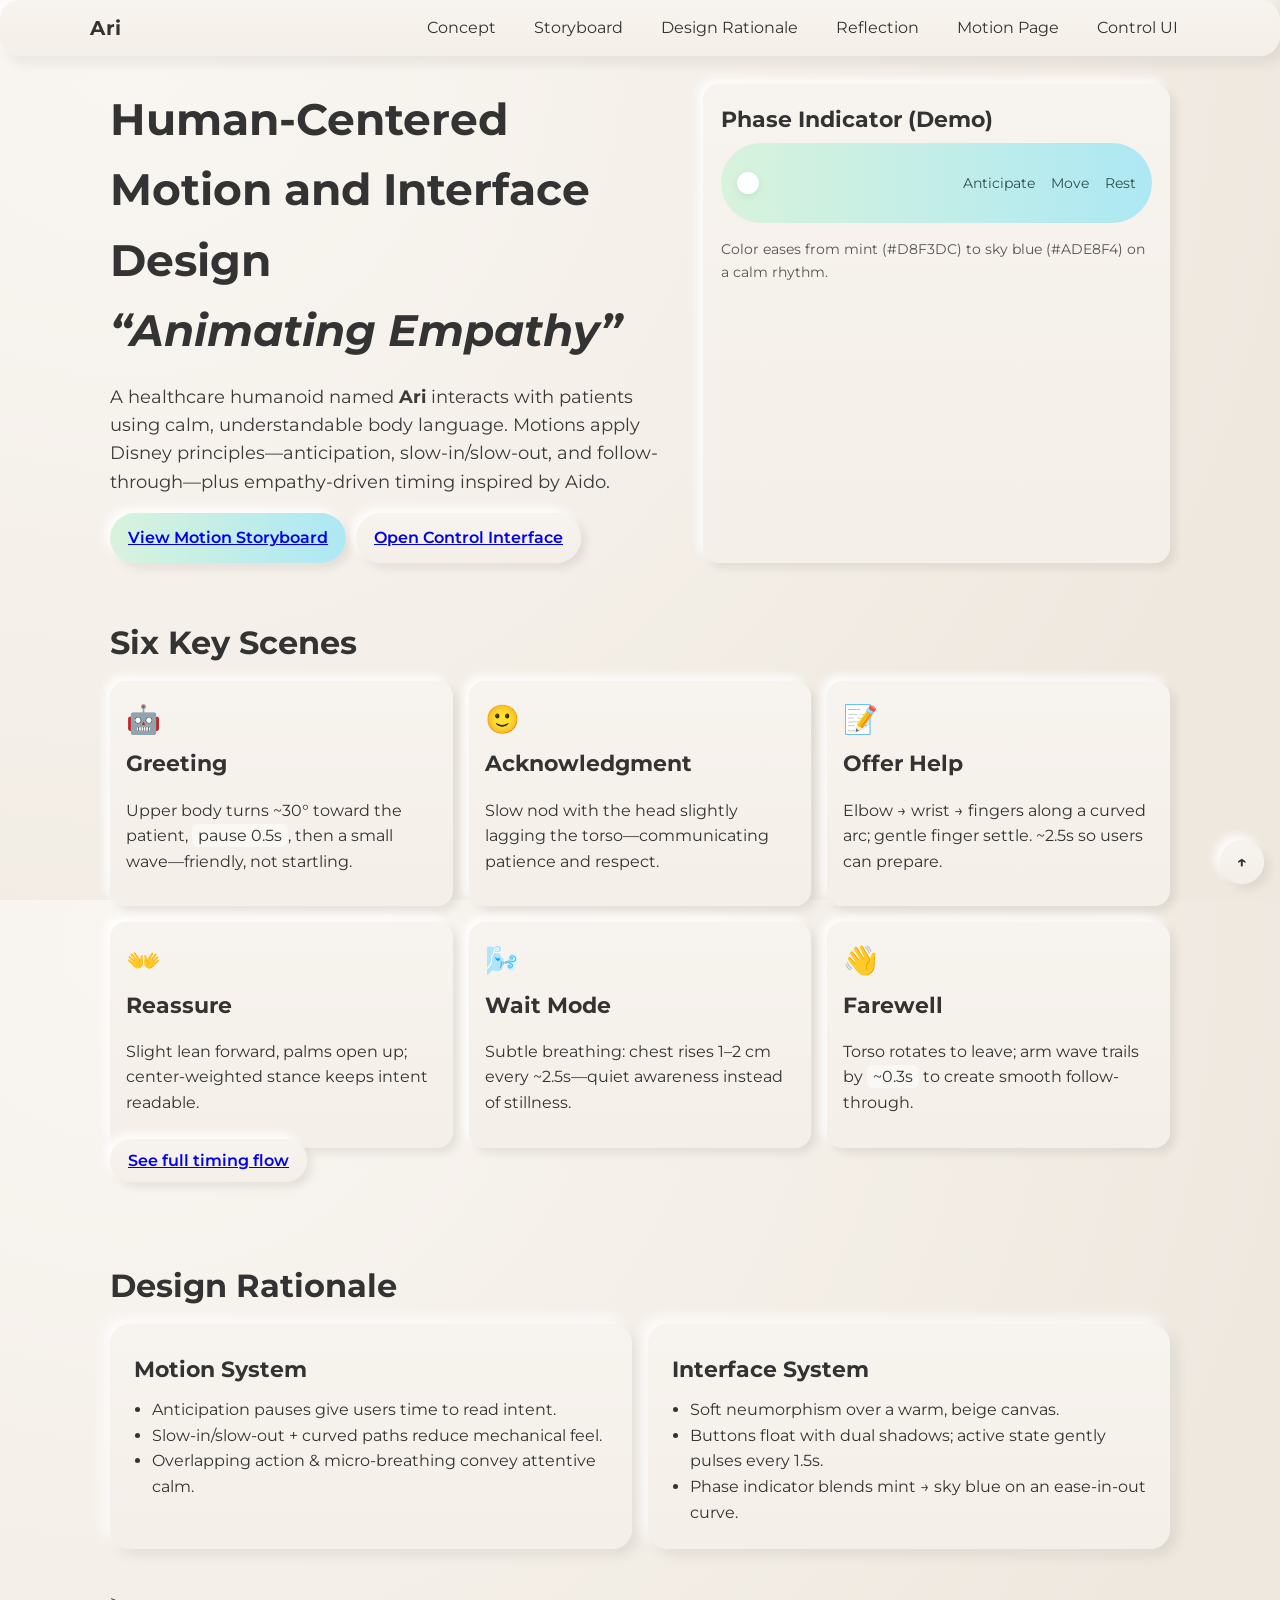
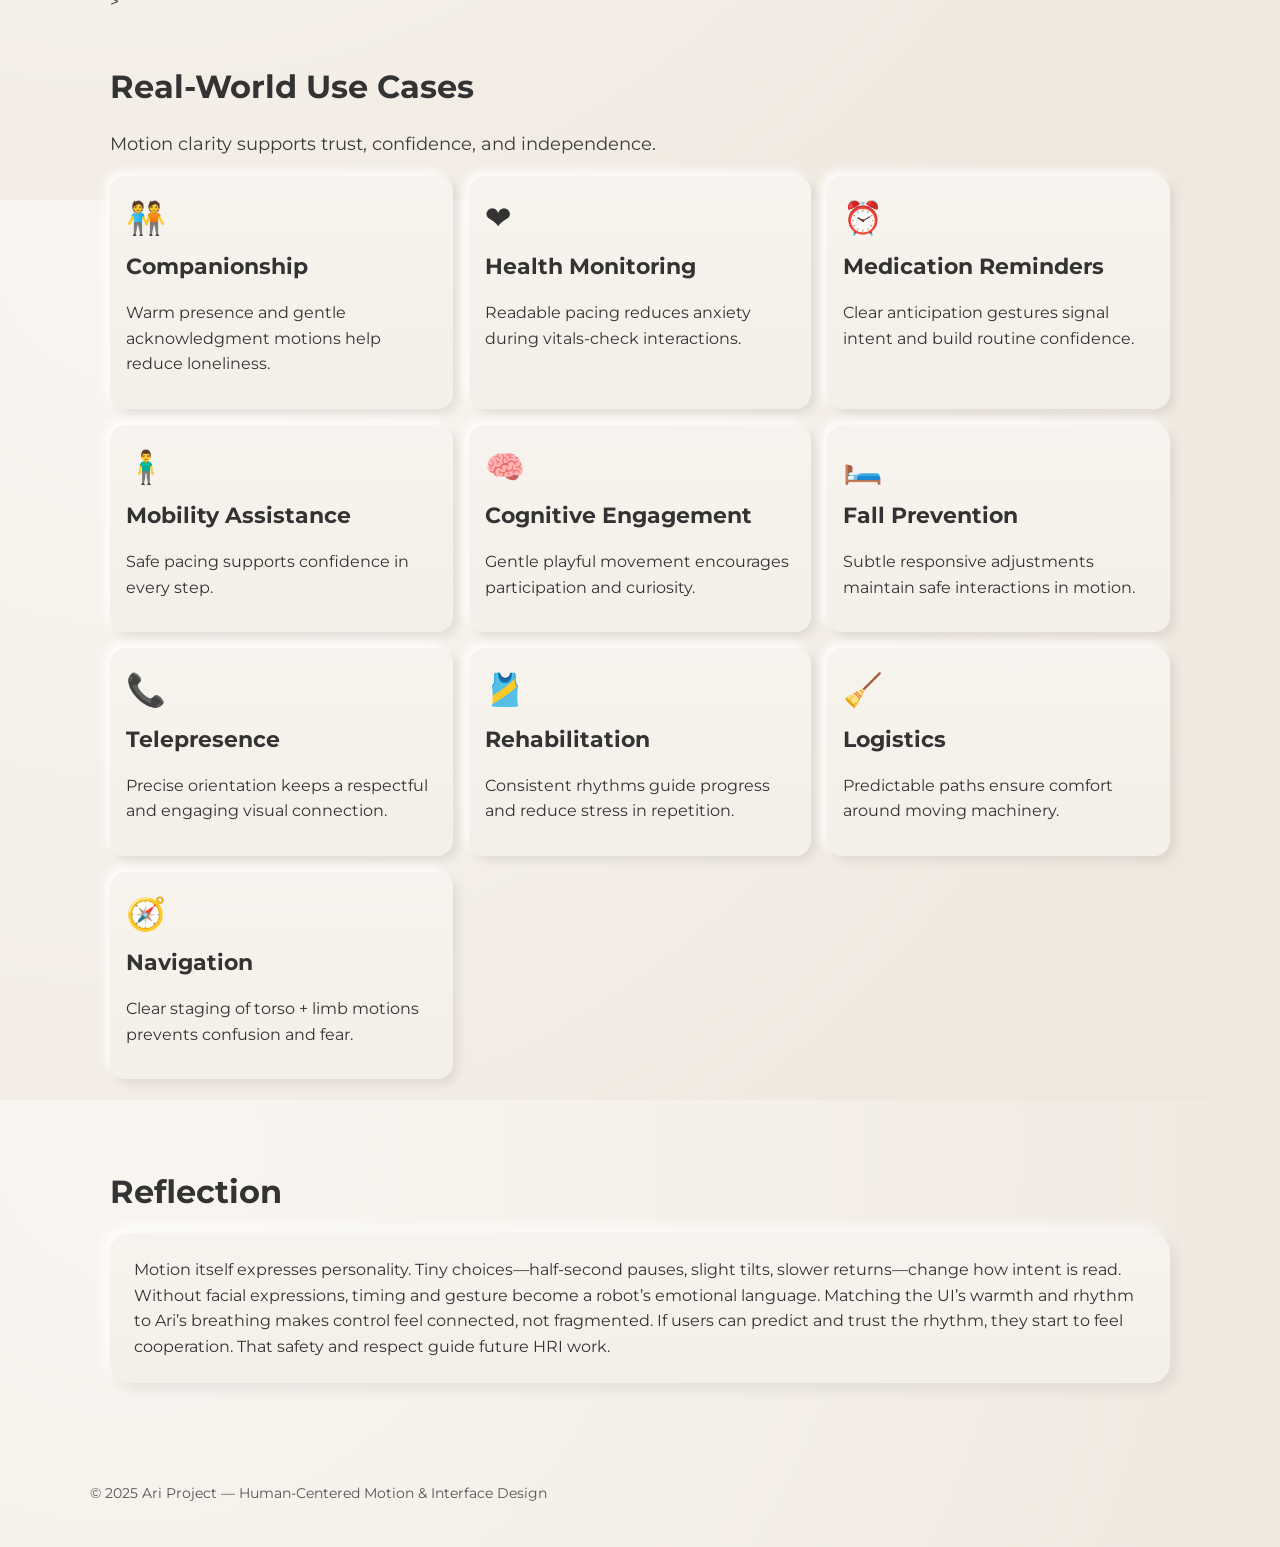
<file: index.html>
<!doctype html>
<html lang="en" id="top">
<head>
  <meta charset="utf-8" />
  <meta name="viewport" content="width=device-width, initial-scale=1" />
  <title>Ari — Human-Centered Motion & Interface</title>
  <link rel="preconnect" href="https://fonts.gstatic.com" crossorigin>
  <link href="https://fonts.googleapis.com/css2?family=Montserrat:wght@400;600;700&family=Josefin+Sans:wght@400;600&display=swap" rel="stylesheet">
  <link rel="stylesheet" href="styles.css" />
</head>
<body>
  <!-- Sticky Neumorphic Header -->
  <header class="site-header neu-surface sticky">
    <nav class="nav container">
      <a class="brand" href="index.html" aria-label="Ari Home">Ari</a>

      <!-- Mobile menu (CSS checkbox hack, no JS) -->
      <input id="navToggle" type="checkbox" class="nav-toggle" aria-label="Open menu">
      <label class="hamburger" for="navToggle" aria-hidden="true"><span></span></label>

      <ul class="nav-links">
        <li><a href="#concept">Concept</a></li>
        <li><a href="#scenes">Storyboard</a></li>
        <li><a href="#rationale">Design Rationale</a></li>
        <li><a href="#reflection">Reflection</a></li>
        <li><a href="storyboard.html">Motion Page</a></li>
        <li><a href="control.html">Control UI</a></li>
      </ul>
    </nav>
  </header>

  <main class="container">
    <!-- Hero -->
    <section class="hero" id="concept">
      <div class="hero-text">
        <h1>Human-Centered Motion and Interface Design<br><span class="accent">“Animating Empathy”</span></h1>
        <p class="lead">
          A healthcare humanoid named <strong>Ari</strong> interacts with patients using calm, understandable body language. Motions apply
          Disney principles—anticipation, slow-in/slow-out, and follow-through—plus empathy-driven timing inspired by Aido.
        </p>
        <div class="cta-row">
          <a class="btn btn-primary" href="storyboard.html">View Motion Storyboard</a>
          <a class="btn btn-ghost" href="control.html">Open Control Interface</a>
        </div>
      </div>

      <!-- Demo phase indicator -->
      <div class="hero-card neu-elev">
        <h3 class="hero-card-title">Phase Indicator (Demo)</h3>
        <div class="phase-indicator">
          <div class="dot" aria-hidden="true"></div>
          <div class="labels" aria-hidden="true">
            <span>Anticipate</span><span>Move</span><span>Rest</span>
          </div>
        </div>
        <p class="muted small">Color eases from mint (#D8F3DC) to sky blue (#ADE8F4) on a calm rhythm.</p>
      </div>
    </section>

    <!-- Six scenes preview (cards with icons) -->
    <section class="section" id="scenes" aria-labelledby="scenes-title">
      <h2 id="scenes-title">Six Key Scenes</h2>
      <div class="card-grid">
        <article class="scene-card neu-elev">
          <div class="thumb" aria-hidden="true">🤖</div>
          <h3>Greeting</h3>
          <p>Upper body turns ~30° toward the patient, <span class="note">pause 0.5s</span>, then a small wave—friendly, not startling.</p>
        </article>
        <article class="scene-card neu-elev">
          <div class="thumb" aria-hidden="true">🙂</div>
          <h3>Acknowledgment</h3>
          <p>Slow nod with the head slightly lagging the torso—communicating patience and respect.</p>
        </article>
        <article class="scene-card neu-elev">
          <div class="thumb" aria-hidden="true">📝</div>
          <h3>Offer Help</h3>
          <p>Elbow → wrist → fingers along a curved arc; gentle finger settle. ~2.5s so users can prepare.</p>
        </article>
        <article class="scene-card neu-elev">
          <div class="thumb" aria-hidden="true">👐</div>
          <h3>Reassure</h3>
          <p>Slight lean forward, palms open up; center-weighted stance keeps intent readable.</p>
        </article>
        <article class="scene-card neu-elev">
          <div class="thumb" aria-hidden="true">🌬️</div>
          <h3>Wait Mode</h3>
          <p>Subtle breathing: chest rises 1–2 cm every ~2.5s—quiet awareness instead of stillness.</p>
        </article>
        <article class="scene-card neu-elev">
          <div class="thumb" aria-hidden="true">👋</div>
          <h3>Farewell</h3>
          <p>Torso rotates to leave; arm wave trails by <span class="note">~0.3s</span> to create smooth follow-through.</p>
        </article>
      </div>
      <div class="more-row">
        <a class="btn btn-ghost" href="storyboard.html#flow">See full timing flow</a>
      </div>
    </section>

    <!-- Design Rationale -->
    <section class="section" id="rationale">

      <h2>Design Rationale</h2>
      <div class="split">
        <div class="neu-surface pad">
          <h3>Motion System</h3>
          <ul class="bullets">
            <li>Anticipation pauses give users time to read intent.</li>
            <li>Slow-in/slow-out + curved paths reduce mechanical feel.</li>
            <li>Overlapping action & micro-breathing convey attentive calm.</li>
          </ul>
        </div>
        <div class="neu-surface pad">
          <h3>Interface System</h3>
          <ul class="bullets">
            <li>Soft neumorphism over a warm, beige canvas.</li>
            <li>Buttons float with dual shadows; active state gently pulses every 1.5s.</li>
            <li>Phase indicator blends mint → sky blue on an ease-in-out curve.</li>
          </ul>
        </div>
      </div>
    </section>


    <!--11.28 new added:-->>
    <!-- Use Cases -->
<section class="section" id="usecases">
  <h2>Real-World Use Cases</h2>
  <p class="lead muted">Motion clarity supports trust, confidence, and independence.</p>

  <div class="card-grid usecase-grid">
    <article class="scene-card neu-elev">
      <div class="thumb">🧑‍🤝‍🧑</div>
      <h3>Companionship</h3>
      <p>Warm presence and gentle acknowledgment motions help reduce loneliness.</p>
    </article>

    <article class="scene-card neu-elev">
      <div class="thumb">❤️</div>
      <h3>Health Monitoring</h3>
      <p>Readable pacing reduces anxiety during vitals-check interactions.</p>
    </article>

    <article class="scene-card neu-elev">
      <div class="thumb">⏰</div>
      <h3>Medication Reminders</h3>
      <p>Clear anticipation gestures signal intent and build routine confidence.</p>
    </article>

    <article class="scene-card neu-elev">
      <div class="thumb">🧍‍♂️</div>
      <h3>Mobility Assistance</h3>
      <p>Safe pacing supports confidence in every step.</p>
    </article>

    <article class="scene-card neu-elev">
      <div class="thumb">🧠</div>
      <h3>Cognitive Engagement</h3>
      <p>Gentle playful movement encourages participation and curiosity.</p>
    </article>

    <article class="scene-card neu-elev">
      <div class="thumb">🛏️</div>
      <h3>Fall Prevention</h3>
      <p>Subtle responsive adjustments maintain safe interactions in motion.</p>
    </article>

    <article class="scene-card neu-elev">
      <div class="thumb">📞</div>
      <h3>Telepresence</h3>
      <p>Precise orientation keeps a respectful and engaging visual connection.</p>
    </article>

    <article class="scene-card neu-elev">
      <div class="thumb">🎽</div>
      <h3>Rehabilitation</h3>
      <p>Consistent rhythms guide progress and reduce stress in repetition.</p>
    </article>

    <article class="scene-card neu-elev">
      <div class="thumb">🧹</div>
      <h3>Logistics</h3>
      <p>Predictable paths ensure comfort around moving machinery.</p>
    </article>

    <article class="scene-card neu-elev">
      <div class="thumb">🧭</div>
      <h3>Navigation</h3>
      <p>Clear staging of torso + limb motions prevents confusion and fear.</p>
    </article>
  </div>
</section>

    <!-- Reflection -->
    <section class="section" id="reflection">
      <h2>Reflection</h2>
      <p class="copy neu-surface pad">
        Motion itself expresses personality. Tiny choices—half-second pauses, slight tilts, slower returns—change how intent is read.
        Without facial expressions, timing and gesture become a robot’s emotional language. Matching the UI’s warmth and rhythm to
        Ari’s breathing makes control feel connected, not fragmented. If users can predict and trust the rhythm, they start to feel
        cooperation. That safety and respect guide future HRI work.
      </p>
    </section>
  </main>

  <!-- Back to top -->
  <a href="#top" class="to-top" aria-label="Back to top">↑</a>

  <footer class="site-footer container">
    <p class="small muted">© 2025 Ari Project — Human-Centered Motion & Interface Design</p>
  </footer>
</body>
</html>
</file>
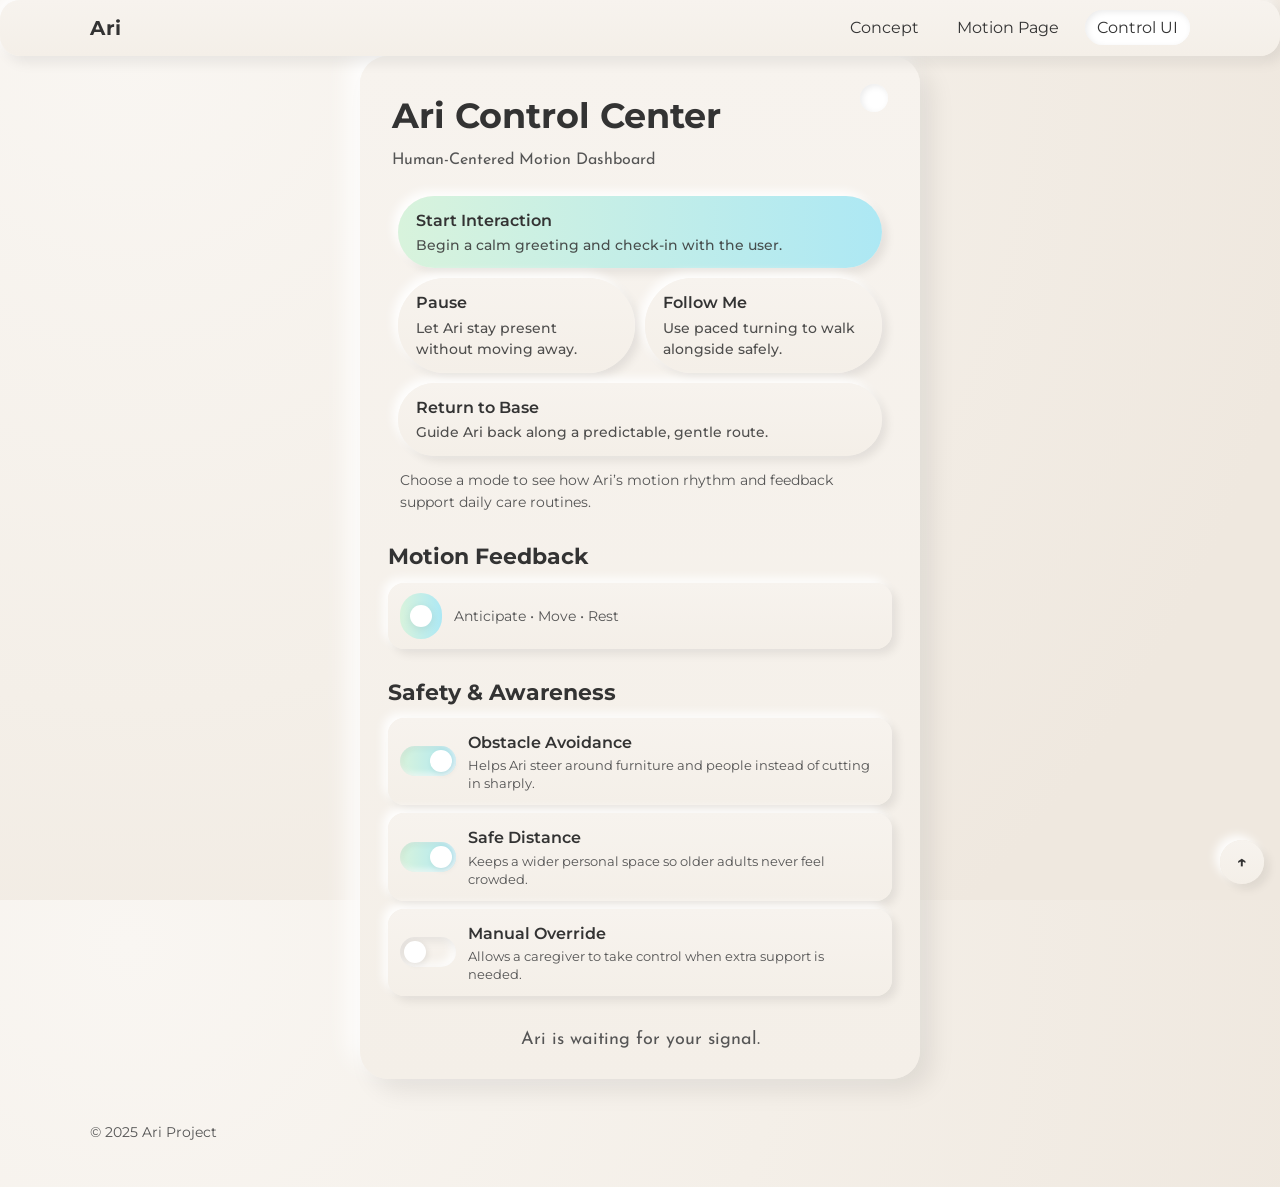
<file: control.html>
<!doctype html>
<html lang="en" id="top">
<head>
  <meta charset="utf-8" />
  <meta name="viewport" content="width=device-width, initial-scale=1" />
  <title>Ari Control Center — Human-Centered Motion Dashboard</title>
  <link rel="preconnect" href="https://fonts.gstatic.com" crossorigin>
  <link href="https://fonts.googleapis.com/css2?family=Montserrat:wght@400;600;700&family=Josefin+Sans:wght@400;600&display=swap" rel="stylesheet">
  <link rel="stylesheet" href="styles.css" />
</head>
<body>
  <header class="site-header neu-surface sticky">
    <nav class="nav container">
      <a class="brand" href="index.html">Ari</a>
      <input id="navToggle" type="checkbox" class="nav-toggle" aria-label="Open menu">
      <label class="hamburger" for="navToggle"><span></span></label>
      <ul class="nav-links">
        <li><a href="index.html#concept">Concept</a></li>
        <li><a href="storyboard.html">Motion Page</a></li>
        <li><a class="active" href="control.html">Control UI</a></li>
      </ul>
    </nav>
  </header>

  <main class="container control-wrap">
    <section class="tablet neu-surface">
      <header class="tablet-header">
        <h1>Ari Control Center</h1>
        <p class="sub">Human-Centered Motion Dashboard</p>
        <span class="pill" aria-hidden="true"></span>
      </header>
    
      <!-- Motion modes (radios at top level so CSS can react) -->
      <input type="radio" name="mode" id="mode-idle" class="mode-input" checked>
      <input type="radio" name="mode" id="mode-start" class="mode-input">
      <input type="radio" name="mode" id="mode-pause" class="mode-input">
      <input type="radio" name="mode" id="mode-follow" class="mode-input">
      <input type="radio" name="mode" id="mode-return" class="mode-input">
    
      <!-- Modes + primary actions with explanations -->
      <div class="block control-modes">
        <div class="primary-actions">
          <label class="btn btn-primary btn-pulse mode-btn" for="mode-start">
            <span class="btn-title">Start Interaction</span>
            <span class="btn-sub">Begin a calm greeting and check-in with the user.</span>
          </label>
    
          <div class="btn-row">
            <label class="btn btn-ghost btn-pulse mode-btn" for="mode-pause">
              <span class="btn-title">Pause</span>
              <span class="btn-sub">Let Ari stay present without moving away.</span>
            </label>
            <label class="btn btn-ghost btn-pulse mode-btn" for="mode-follow">
              <span class="btn-title">Follow Me</span>
              <span class="btn-sub">Use paced turning to walk alongside safely.</span>
            </label>
          </div>
    
          <label class="btn btn-ghost mode-btn" for="mode-return">
            <span class="btn-title">Return to Base</span>
            <span class="btn-sub">Guide Ari back along a predictable, gentle route.</span>
          </label>
        </div>
    
        <p class="mode-note">
          Choose a mode to see how Ari’s motion rhythm and feedback support daily care routines.
        </p>
      </div>
    
      <!-- Motion feedback panel -->
      <div class="block motion-panel">
        <h2 class="block-title">Motion Feedback</h2>
        <div class="indicator-line neu-elev">
          <div class="phase-indicator small">
            <div class="dot"></div>
          </div>
          <span class="muted phase-caption">Anticipate • Move • Rest</span>
        </div>
      </div>
    
      <!-- Safety toggles with clear behavior descriptions -->
      <div class="block">
        <h2 class="block-title">Safety & Awareness</h2>
    
        <label class="toggle neu-elev">
          <input type="checkbox" id="obstacleToggle" checked>
          <span class="track"><span class="knob"></span></span>
          <span class="label-text">
            <span class="label">Obstacle Avoidance</span>
            <span class="label-sub">Helps Ari steer around furniture and people instead of cutting in sharply.</span>
          </span>
        </label>
    
        <label class="toggle neu-elev">
          <input type="checkbox" id="safeDistanceToggle" checked>
          <span class="track"><span class="knob"></span></span>
          <span class="label-text">
            <span class="label">Safe Distance</span>
            <span class="label-sub">Keeps a wider personal space so older adults never feel crowded.</span>
          </span>
        </label>
    
        <label class="toggle neu-elev">
          <input type="checkbox" id="manualOverrideToggle">
          <span class="track"><span class="knob"></span></span>
          <span class="label-text">
            <span class="label">Manual Override</span>
            <span class="label-sub">Allows a caregiver to take control when extra support is needed.</span>
          </span>
        </label>
      </div>
    
      <footer class="tablet-footer">
        <p class="status" id="statusText">Ari is waiting for your signal.</p>
      </footer>
    </section>
    
    
  </main>

  <a href="#top" class="to-top" aria-label="Back to top">↑</a>
  <footer class="site-footer container">
    <p class="small muted">© 2025 Ari Project</p>
  </footer>

  <script>
    document.addEventListener("DOMContentLoaded", function () {
      const tablet = document.querySelector(".tablet");
      const statusText = document.getElementById("statusText");
  
      const modeRadios = {
        idle: document.getElementById("mode-idle"),
        start: document.getElementById("mode-start"),
        pause: document.getElementById("mode-pause"),
        follow: document.getElementById("mode-follow"),
        ret: document.getElementById("mode-return")
      };
  
      const safeDistanceToggle = document.getElementById("safeDistanceToggle");
  
      function updateModeState() {
        // 清掉旧的 mode class
        tablet.classList.remove("mode-start", "mode-pause", "mode-follow", "mode-return");
  
        if (modeRadios.start.checked) {
          tablet.classList.add("mode-start");
          statusText.textContent = "Ari is greeting and checking in.";
        } else if (modeRadios.pause.checked) {
          tablet.classList.add("mode-pause");
          statusText.textContent = "Ari is staying nearby and calm.";
        } else if (modeRadios.follow.checked) {
          tablet.classList.add("mode-follow");
          statusText.textContent = "Ari is walking with you at a steady pace.";
        } else if (modeRadios.ret.checked) {
          tablet.classList.add("mode-return");
          statusText.textContent = "Ari is returning safely to base.";
        } else {
          statusText.textContent = "Ari is waiting for your signal.";
        }
      }
  
      function updateSafeDistanceState() {
        if (safeDistanceToggle && safeDistanceToggle.checked) {
          tablet.classList.add("safe-distance-on");
        } else {
          tablet.classList.remove("safe-distance-on");
        }
      }
  
      // 监听模式变化
      Object.values(modeRadios).forEach(function (radio) {
        if (radio) {
          radio.addEventListener("change", updateModeState);
        }
      });
  
      // 监听 Safe Distance 开关
      if (safeDistanceToggle) {
        safeDistanceToggle.addEventListener("change", updateSafeDistanceState);
      }
  
      // 初始状态
      updateModeState();
      updateSafeDistanceState();
    });
  </script>


</body>
</html>
</file>
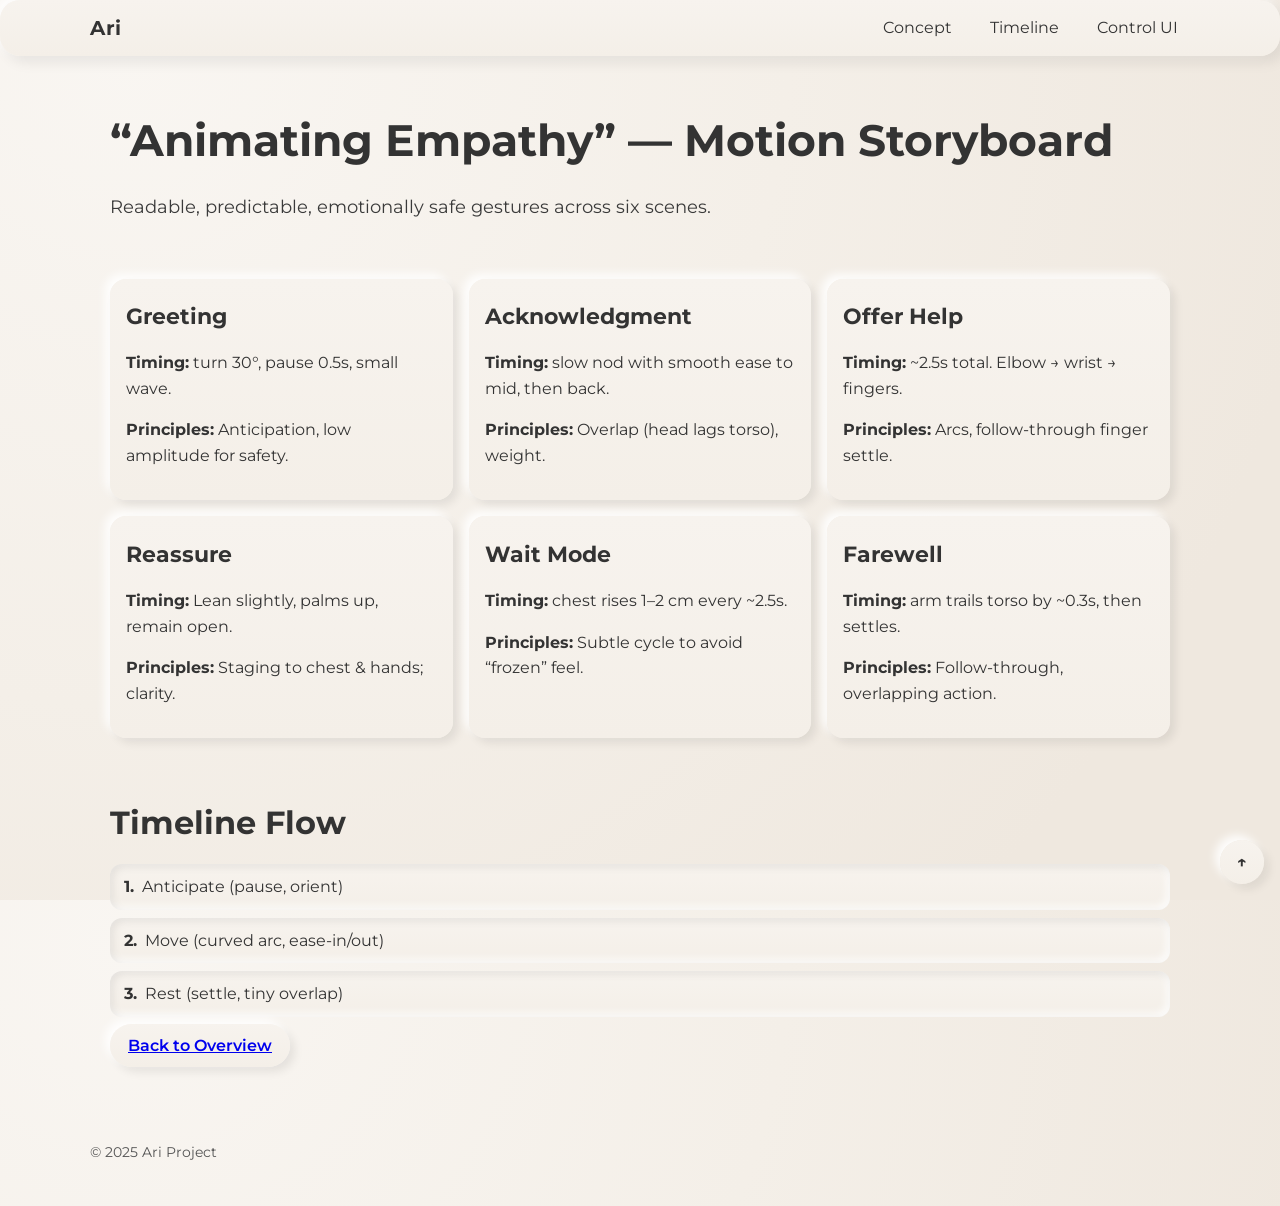
<file: storyboard.html>
<!doctype html>
<html lang="en" id="top">
<head>
  <meta charset="utf-8" />
  <meta name="viewport" content="width=device-width, initial-scale=1" />
  <title>Ari Motion Storyboard — Animating Empathy</title>
  <link rel="preconnect" href="https://fonts.gstatic.com" crossorigin>
  <link href="https://fonts.googleapis.com/css2?family=Montserrat:wght@400;600;700&family=Josefin+Sans:wght@400;600&display=swap" rel="stylesheet">
  <link rel="stylesheet" href="styles.css" />
</head>
<body>
  <header class="site-header neu-surface sticky">
    <nav class="nav container">
      <a class="brand" href="index.html">Ari</a>
      <input id="navToggle" type="checkbox" class="nav-toggle" aria-label="Open menu">
      <label class="hamburger" for="navToggle"><span></span></label>
      <ul class="nav-links">
        <li><a href="index.html#concept">Concept</a></li>
        <li><a href="#flow">Timeline</a></li>
        <li><a href="control.html">Control UI</a></li>
      </ul>
    </nav>
  </header>

  <main class="container">
    <section class="section">
      <h1>“Animating Empathy” — Motion Storyboard</h1>
      <p class="lead">Readable, predictable, emotionally safe gestures across six scenes.</p>
    </section>

    <section class="story-grid">
      <!-- Each card highlights timing & principle -->
      <article class="story-card neu-elev">
        <h3>Greeting</h3>
        <p><strong>Timing:</strong> turn 30°, pause 0.5s, small wave.</p>
        <p><strong>Principles:</strong> Anticipation, low amplitude for safety.</p>
      </article>
      <article class="story-card neu-elev">
        <h3>Acknowledgment</h3>
        <p><strong>Timing:</strong> slow nod with smooth ease to mid, then back.</p>
        <p><strong>Principles:</strong> Overlap (head lags torso), weight.</p>
      </article>
      <article class="story-card neu-elev">
        <h3>Offer Help</h3>
        <p><strong>Timing:</strong> ~2.5s total. Elbow → wrist → fingers.</p>
        <p><strong>Principles:</strong> Arcs, follow-through finger settle.</p>
      </article>
      <article class="story-card neu-elev">
        <h3>Reassure</h3>
        <p><strong>Timing:</strong> Lean slightly, palms up, remain open.</p>
        <p><strong>Principles:</strong> Staging to chest & hands; clarity.</p>
      </article>
      <article class="story-card neu-elev">
        <h3>Wait Mode</h3>
        <p><strong>Timing:</strong> chest rises 1–2 cm every ~2.5s.</p>
        <p><strong>Principles:</strong> Subtle cycle to avoid “frozen” feel.</p>
      </article>
      <article class="story-card neu-elev">
        <h3>Farewell</h3>
        <p><strong>Timing:</strong> arm trails torso by ~0.3s, then settles.</p>
        <p><strong>Principles:</strong> Follow-through, overlapping action.</p>
      </article>
    </section>

    <!-- Simple linear flow with anchor for index -->
    <section class="section" id="flow">
      <h2>Timeline Flow</h2>
      <ol class="flow">
        <li>Anticipate (pause, orient)</li>
        <li>Move (curved arc, ease-in/out)</li>
        <li>Rest (settle, tiny overlap)</li>
      </ol>
      <a class="btn btn-ghost" href="index.html#scenes">Back to Overview</a>
    </section>
  </main>

  <a href="#top" class="to-top" aria-label="Back to top">↑</a>
  <footer class="site-footer container">
    <p class="small muted">© 2025 Ari Project</p>
  </footer>
</body>
</html>
</file>
<file: styles.css>
/* =========================
   Ari — Global Design Tokens
   ========================= */
   :root{
    /* Warm neutral canvas inspired by your screenshot */
    --bg: #F4EFE8;
    --bg-2: #F7F3EE;
    --text: #333333;
    --muted: #555555;
  
    /* Mint → Sky accent ramp */
    --mint: #D8F3DC;
    --sky:  #ADE8F4;
  
    /* Neumorphic shadows */
    --shadow-light: rgba(255,255,255,0.9);
    --shadow-dark:  rgba(0,0,0,0.08);
  
    /* Radii & spacing */
    --radius-xl: 20px;
    --radius-lg: 16px;
    --radius: 12px;
    --gap: 16px;
    --pad: 24px;
  
    /* Typo scale */
    --h1: clamp(28px, 4vw, 44px);
    --h2: clamp(22px, 3vw, 32px);
    --h3: clamp(18px, 2.2vw, 22px);
  
    /* Timing */
    --easing: cubic-bezier(.4,.0,.2,1);
    --ease-io: cubic-bezier(.45,0,.55,1);
    --pulse: 1.5s var(--ease-io) infinite;
  }
  
  /* Reset-ish */
  *{box-sizing:border-box}
  html,body{height:100%}
  body{
    margin:0;
    font-family: Montserrat, system-ui, -apple-system, "Segoe UI", Roboto, "Helvetica Neue", Arial, "Noto Sans", "Apple Color Emoji", "Segoe UI Emoji", "Segoe UI Symbol";
    color:var(--text);
    background: radial-gradient(1200px 1200px at 10% 5%, #f9f6f2 0%, var(--bg) 55%, #efe8df 100%);
    line-height:1.6;
  }
  
  /* Utilities */
  .container{max-width:1100px;margin:0 auto;padding:0 20px}
  .small{font-size:.9rem}
  .muted{color:var(--muted)}
  .pad{padding:var(--pad)}
  .lead{font-size:1.1rem;color:#3a3a3a}
  
  /* Neumorphism surfaces */
  .neu-surface{
    background: linear-gradient(180deg, var(--bg-2), var(--bg));
    border-radius: var(--radius-xl);
    box-shadow:
      6px 6px 14px var(--shadow-dark),
      -6px -6px 14px var(--shadow-light);
  }
  .neu-elev{
    background: linear-gradient(180deg, var(--bg-2), var(--bg));
    border-radius: var(--radius-lg);
    box-shadow:
      5px 5px 10px var(--shadow-dark),
      -5px -5px 10px var(--shadow-light);
  }
  
  /* Header / Nav */
  .site-header.sticky{
    position:sticky; top:0; z-index:10;
    backdrop-filter: blur(6px);
  }
  .nav{
    display:flex; align-items:center; justify-content:space-between;
    padding:12px 0;
  }
  .brand{
    font-weight:700; text-decoration:none; color:var(--text);
    letter-spacing:.5px; font-size:1.25rem;
  }
  .nav-links{display:flex; gap:14px; list-style:none; margin:0; padding:0}
  .nav-links a{
    text-decoration:none; color:var(--text);
    padding:8px 12px; border-radius:999px;
    transition:transform .2s var(--easing), background .2s;
  }
  .nav-links a:hover{background:#ffffff80; transform:translateY(-1px)}
  .nav-links a.active{background:#fff; box-shadow: inset 2px 2px 6px var(--shadow-dark), inset -2px -2px 6px var(--shadow-light);}
  
  /* Mobile nav (hamburger) */
  .nav-toggle{display:none}
  .hamburger{display:none; width:40px; height:40px; border-radius:12px; align-items:center; justify-content:center; cursor:pointer}
  .hamburger span,
  .hamburger span::before,
  .hamburger span::after{
    display:block; width:20px; height:2px; background:#444; border-radius:2px; position:relative; transition:.25s var(--easing)
  }
  .hamburger span::before,.hamburger span::after{content:""; position:absolute; left:0}
  .hamburger span::before{top:-6px}.hamburger span::after{top:6px}
  
  @media (max-width: 820px){
    .hamburger{display:flex}
    .nav-links{position:absolute; right:16px; top:64px; flex-direction:column; background:var(--bg); padding:12px; border-radius:14px; display:none; box-shadow: 8px 8px 18px var(--shadow-dark), -8px -8px 18px var(--shadow-light);}
    .nav-toggle:checked ~ .hamburger span{background:transparent}
    .nav-toggle:checked ~ .hamburger span::before{transform:translateY(6px) rotate(45deg)}
    .nav-toggle:checked ~ .hamburger span::after{transform:translateY(-6px) rotate(-45deg)}
    .nav-toggle:checked ~ .nav-links{display:flex}
  }
  
  /* Hero */
  .hero{
    display:grid; grid-template-columns: 1.2fr 1fr; gap: clamp(16px, 3vw, 32px);
    align-items:stretch; padding: clamp(18px, 3vw, 28px) 0 8px;
  }
  .hero-text h1{font-size:var(--h1); margin:0 0 8px}
  .accent{font-style:italic}
  .cta-row{display:flex; gap:10px; margin-top:12px}
  .hero-card{padding:18px}
  
  /* Buttons */
  .btn{
    appearance:none; border:0; border-radius: 999px;
    padding:12px 18px; font-weight:600; cursor:pointer;
    transition: transform .2s var(--easing), box-shadow .25s var(--easing), background .25s var(--easing);
    position:relative;
    box-shadow: -5px -5px 10px var(--shadow-light), 5px 5px 10px var(--shadow-dark);
  }
  .btn:hover{transform: translateY(-2px)}
  .btn:active{transform: translateY(0); box-shadow: inset 4px 4px 8px var(--shadow-dark), inset -4px -4px 8px var(--shadow-light);}
  .btn-primary{
    background: linear-gradient(90deg, var(--mint), var(--sky));
  }
  .btn-ghost{
    background: linear-gradient(180deg, var(--bg-2), var(--bg));
  }
  .btn-pulse{
    animation: pulse var(--pulse);
  }
  @keyframes pulse{
    0%,100%{box-shadow: -5px -5px 10px var(--shadow-light), 5px 5px 10px var(--shadow-dark)}
    50%{box-shadow: -7px -7px 16px var(--shadow-light), 7px 7px 16px var(--shadow-dark)}
  }
  
  /* Cards & grids */
  .section{padding: clamp(16px, 5vw, 40px) 0}
  .card-grid{
    display:grid; gap:16px;
    grid-template-columns: repeat(3, 1fr);
  }
  .scene-card{padding:16px}
  .scene-card .thumb{font-size:28px}
  .note{background:#fff8; padding:2px 6px; border-radius:6px}
  
  /* Split panels */
  .split{display:grid; grid-template-columns:1fr 1fr; gap:16px}
  .bullets{margin:10px 0 0 0; padding-left:18px}
  
  /* Paragraph blocks */
  .copy{border-radius:var(--radius-xl)}
  
  /* Phase indicator */
  .phase-indicator{
    height: 80px; border-radius: 999px; display:flex; align-items:center; justify-content:flex-start;
    background: linear-gradient(90deg, var(--mint), var(--sky));
    position:relative; overflow:hidden; padding:10px 16px; gap:10px;
  }
  .phase-indicator.small{height:46px; padding:6px 10px}
  .phase-indicator .dot{
    width: 22px; height:22px; border-radius:50%;
    background: #fff; box-shadow: 0 2px 8px rgba(0,0,0,.08);
    animation: travel 2.5s var(--ease-io) infinite;
  }
  .phase-indicator .labels{display:flex; gap:16px; margin-left:auto; font-size:.9rem; color:#2f4f4f}
  @keyframes travel{
    0%   {transform: translateX(0)}
    40%  {transform: translateX(35%)}
    60%  {transform: translateX(55%)}
    100% {transform: translateX(0)}
  }
  
  /* Storyboard specifics */
  .story-grid{
    display:grid; grid-template-columns: repeat(3, 1fr); gap:16px; padding-bottom:12px;
  }
  .story-card{padding:16px}
  
  /* Flow list */
  .flow{counter-reset:item; list-style:none; padding-left:0}
  .flow li{counter-increment:item; margin:8px 0; padding:10px 14px; border-radius:12px; background:linear-gradient(180deg, var(--bg-2), var(--bg)); box-shadow: inset 3px 3px 8px var(--shadow-dark), inset -3px -3px 8px var(--shadow-light)}
  .flow li::before{content: counter(item) "."; font-weight:700; margin-right:8px}
  
  /* Tablet control UI */
  .control-wrap{display:grid; place-items:center; min-height: calc(100vh - 180px)}
  .tablet{
    width:min(560px, 100%); padding:18px; border-radius:28px;
    box-shadow:
      12px 12px 24px var(--shadow-dark),
      -12px -12px 24px var(--shadow-light);
  }
  .tablet-header{position:relative; padding:6px 6px 0 6px}
  .tablet-header h1{font-size: clamp(24px, 3.2vw, 35px); margin: 8px 8px 0 8px}
  .sub{font-family:"Josefin Sans", sans-serif; color:var(--muted); margin:4px 8px 8px}
  .pill{
    position:absolute; right:14px; top:10px; width:28px; height:28px; border-radius:50%;
    background:#fff; box-shadow: inset 2px 2px 6px var(--shadow-dark), inset -2px -2px 6px var(--shadow-light);
  }
  .block{padding:10px}
  .block-title{font-size:var(--h3); margin:6px 0 8px}
  .btn-row{display:grid; grid-template-columns:1fr 1fr; gap:10px; margin:10px 0}
  .indicator-line{display:flex; align-items:center; gap:12px; padding:10px 12px; border-radius:16px}
  .status{
    font-family:"Josefin Sans", sans-serif; color:#555555; font-size:18px; text-align:center; margin:12px 0 6px;
  }
  
  /* Toggles */
  .toggle{
    display:grid; grid-template-columns: auto 1fr; align-items:center;
    gap:12px; padding:12px; margin:8px 0; border-radius:16px;
  }
  .toggle input{display:none}
  .toggle .track{
    width:56px; height:30px; border-radius:999px; position:relative;
    background: linear-gradient(180deg, var(--bg-2), var(--bg));
    box-shadow: inset 4px 4px 10px var(--shadow-dark), inset -4px -4px 10px var(--shadow-light);
    transition: all .4s var(--easing);
    display:inline-block;
  }
  .toggle .knob{
    position:absolute; top:4px; left:4px;
    width:22px; height:22px; border-radius:50%; background:#fff;
    box-shadow: 2px 2px 6px rgba(0,0,0,.08);
    transition: transform .4s var(--easing), background .4s var(--easing);
  }
  .toggle input:checked + .track{
    background: linear-gradient(90deg, var(--mint), var(--sky));
    box-shadow: inset 2px 2px 6px rgba(0,0,0,.06), inset -2px -2px 6px rgba(255,255,255,.8);
  }
  .toggle input:checked + .track .knob{transform: translateX(26px)}
  .toggle .label{font-weight:600}
  
  /* Footer & back-to-top */
  .site-footer{padding: 28px 0}
  .to-top{
    position:fixed; right:16px; bottom:16px; width:44px; height:44px; border-radius:50%;
    display:grid; place-items:center; text-decoration:none; color:#333; font-weight:700;
    background: linear-gradient(180deg, var(--bg-2), var(--bg));
    box-shadow: -5px -5px 10px var(--shadow-light), 5px 5px 10px var(--shadow-dark);
    transition: transform .2s var(--easing);
  }
  .to-top:hover{transform: translateY(-2px)}
  
  /* Typography */
  h1,h2,h3{margin:.2em 0 .4em}
  h1{font-size:var(--h1)} h2{font-size:var(--h2)} h3{font-size:var(--h3)}
  .hero-card-title{margin:0 0 6px}
  
  /* Responsive layout tweaks */
  @media (max-width: 960px){
    .hero{grid-template-columns: 1fr}
    .card-grid{grid-template-columns: repeat(2, 1fr)}
    .story-grid{grid-template-columns: repeat(2, 1fr)}
    .split{grid-template-columns:1fr}
  }
  @media (max-width: 560px){
    .card-grid, .story-grid{grid-template-columns: 1fr}
    .btn-row{grid-template-columns:1fr}
  }
  












/* =====================================================
   Control UI — Mode-driven Motion + Empathy Feedback
   ===================================================== */

/* Control mode buttons with explanation text */
.control-modes {
  padding-top: 4px;
}
.mode-input {
  display: none;
}
.primary-actions {
  padding: 10px;
}
.mode-btn {
  width: 100%;
  text-align: left;
  display: flex;
  flex-direction: column;
  align-items: flex-start;
  gap: 2px;
}
.btn-title {
  font-size: 0.98rem;
}
.btn-sub {
  font-size: 0.85rem;
  font-weight: 500;
  opacity: 0.85;
}
.mode-note {
  font-size: 0.85rem;
  color: var(--muted);
  margin: 4px 12px 0;
}

/* Motion feedback panel improvements */
.motion-panel .indicator-line {
  align-items: center;
}
.phase-caption {
  font-size: 0.86rem;
}

/* Base animation for breathing motion feedback */
.phase-indicator .dot {
  width: 22px;
  height: 22px;
  border-radius: 50%;
  background: #fff;
  box-shadow: 0 2px 8px rgba(0,0,0,.08);
  animation-name: travel;
  animation-timing-function: var(--ease-io);
  animation-iteration-count: infinite;
  animation-duration: 2.5s; /* Idle baseline */
}

/* Idle / default */
.tablet .phase-indicator.small {
  background: linear-gradient(90deg, var(--mint), var(--sky));
}

/* Mode-based visual states (medium contrast — Option B) */
.tablet.mode-start .phase-indicator.small {
  background: linear-gradient(90deg, #D8F3DC, #BDEFFB);
}
.tablet.mode-pause .phase-indicator.small {
  background: linear-gradient(90deg, #E9F7EC, #CFEFF6);
}
.tablet.mode-follow .phase-indicator.small {
  background: linear-gradient(90deg, #C4F0D9, #90E0EF);
}
.tablet.mode-return .phase-indicator.small {
  background: linear-gradient(90deg, #E2F3ED, #B5E6F3);
}

/* Mode-driven animation rhythm — emotional pacing */
.tablet.mode-start .phase-indicator .dot {
  animation-duration: 2.2s;
}
.tablet.mode-pause .phase-indicator .dot {
  animation-duration: 3s;
}
.tablet.mode-follow .phase-indicator .dot {
  animation-duration: 1.8s;
}
.tablet.mode-return .phase-indicator .dot {
  animation-duration: 2.6s;
}

/* Safety overrides — calmer when keeping distance */
.tablet.safe-distance-on .phase-indicator .dot {
  animation-duration: 3.1s;
}

/* Safety toggles — structure for explanation text */
.toggle {
  grid-template-columns: auto 1fr;
}
.toggle .label-text {
  display: flex;
  flex-direction: column;
  gap: 2px;
}
.toggle .label-sub {
  font-size: 0.8rem;
  color: var(--muted);
  line-height: 1.4;
}


/* =====================================================
   Use Case Cards — Hover Micro-Interaction
   ===================================================== */

.usecase-grid article {
  transition: transform .3s var(--easing), box-shadow .3s var(--easing);
}
.usecase-grid article:hover {
  transform: translateY(-4px);
  box-shadow:
    8px 8px 20px var(--shadow-dark),
    -8px -8px 20px var(--shadow-light);
}
.usecase-grid .thumb {
  font-size: 32px;
  margin-bottom: 6px;
}
</file>
